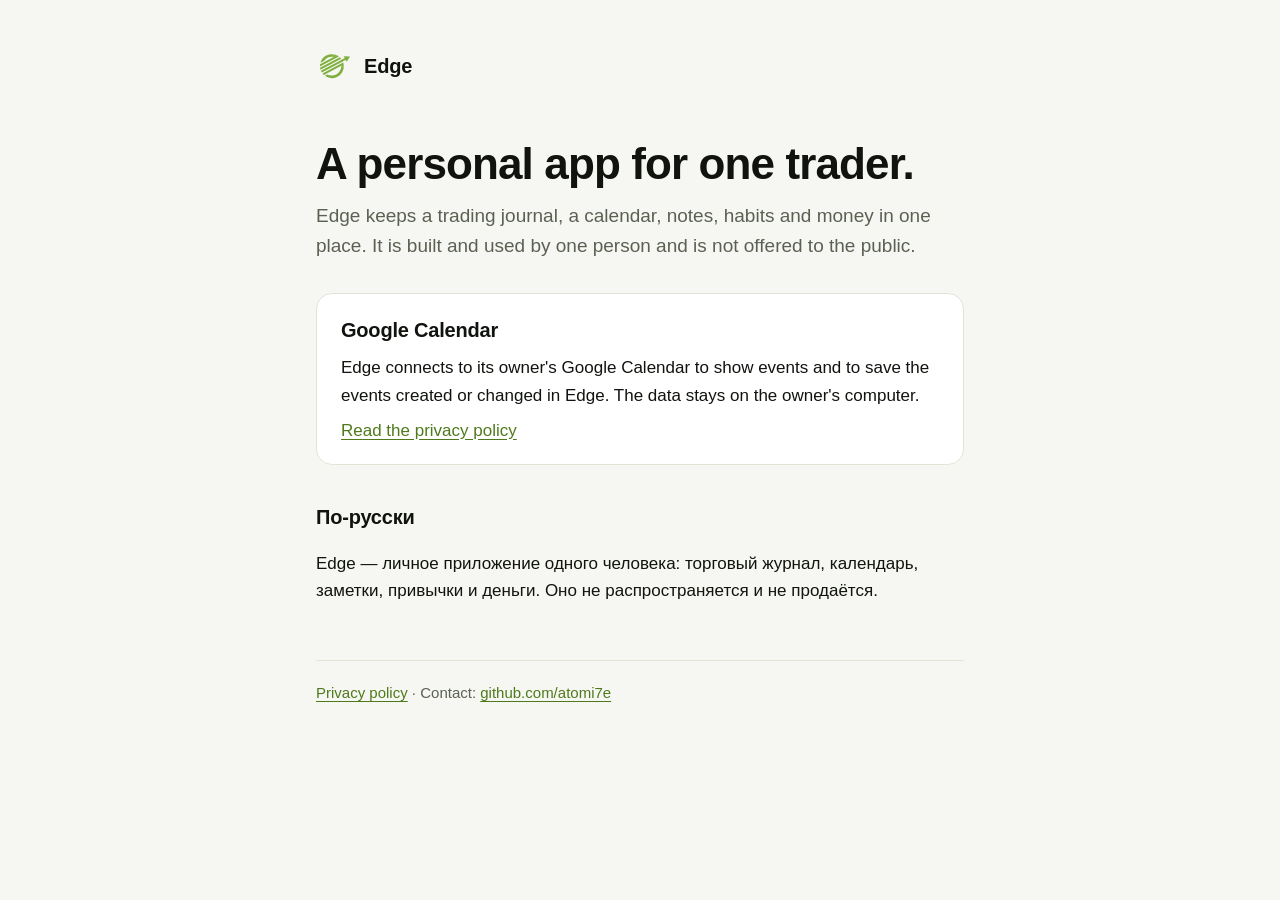
<file: index.html>
<!doctype html>
<html lang="en">
<head>
  <meta charset="utf-8">
  <meta name="viewport" content="width=device-width, initial-scale=1">
  <title>Edge</title>
  <meta name="description" content="Edge is a personal app used by one person. It is not offered to the public.">
  <link rel="icon" href="icon.svg" type="image/svg+xml">
  <link rel="stylesheet" href="style.css">
</head>
<body>
  <main>
    <a class="brand" href="./">
      <svg viewBox="0 0 1024 1024" aria-hidden="true"><g fill="currentColor"><path d="M125.0 420.2A339 339 0 0 1 553.9 192.2L452.6 246.0A269 269 0 0 0 226.3 366.4Z"/><path d="M251.1 789.2A339 339 0 0 0 789.3 503.0L718.3 540.8A269 269 0 0 1 322.2 751.4Z"/><path d="M551.2 191.3A339 339 0 0 1 596.6 209.1L513.3 253.4A269 269 0 0 0 448.4 246.0Z"/><path d="M785.8 465.2A339 339 0 0 1 789.4 505.3L718.0 543.2A269 269 0 0 0 719.1 500.7Z"/><path d="M115.6 462.6L594.4 208.0A339 339 0 0 1 649.9 240.8L111.7 527.0A339 339 0 0 1 115.6 462.6Z"/><path d="M114.9 562.6L677.7 263.4A339 339 0 0 1 716.6 305.0L127.6 618.2A339 339 0 0 1 114.9 562.6Z"/><path d="M139.3 649.3L735.9 332.1A339 339 0 0 1 761.7 380.7L165.1 697.9A339 339 0 0 1 139.3 649.3Z"/><path d="M184.4 725.0L773.4 411.8A339 339 0 0 1 786.1 467.4L223.3 766.6A339 339 0 0 1 184.4 725.0Z"/><path d="M702.5 349.9L826.1 284.2L851.9 332.7L728.3 398.4ZM787.9 233.7L967.9 239.9L872.4 392.6Z"/></g></svg>
      Edge
    </a>

    <h1>A personal app for one trader.</h1>
    <p class="lead">Edge keeps a trading journal, a calendar, notes, habits and money in one place.
      It is built and used by one person and is not offered to the public.</p>

    <section class="card" aria-labelledby="gcal">
      <h2 id="gcal">Google Calendar</h2>
      <p>Edge connects to its owner's Google Calendar to show events and to save the events
        created or changed in Edge. The data stays on the owner's computer.</p>
      <p><a href="privacy.html">Read the privacy policy</a></p>
    </section>

    <section lang="ru" aria-labelledby="ru">
      <h2 id="ru">По-русски</h2>
      <p>Edge — личное приложение одного человека: торговый журнал, календарь, заметки,
        привычки и деньги. Оно не распространяется и не продаётся.</p>
    </section>

    <footer class="muted">
      <a href="privacy.html">Privacy policy</a> · Contact: <a href="https://github.com/atomi7e">github.com/atomi7e</a>
    </footer>
  </main>
</body>
</html>
</file>
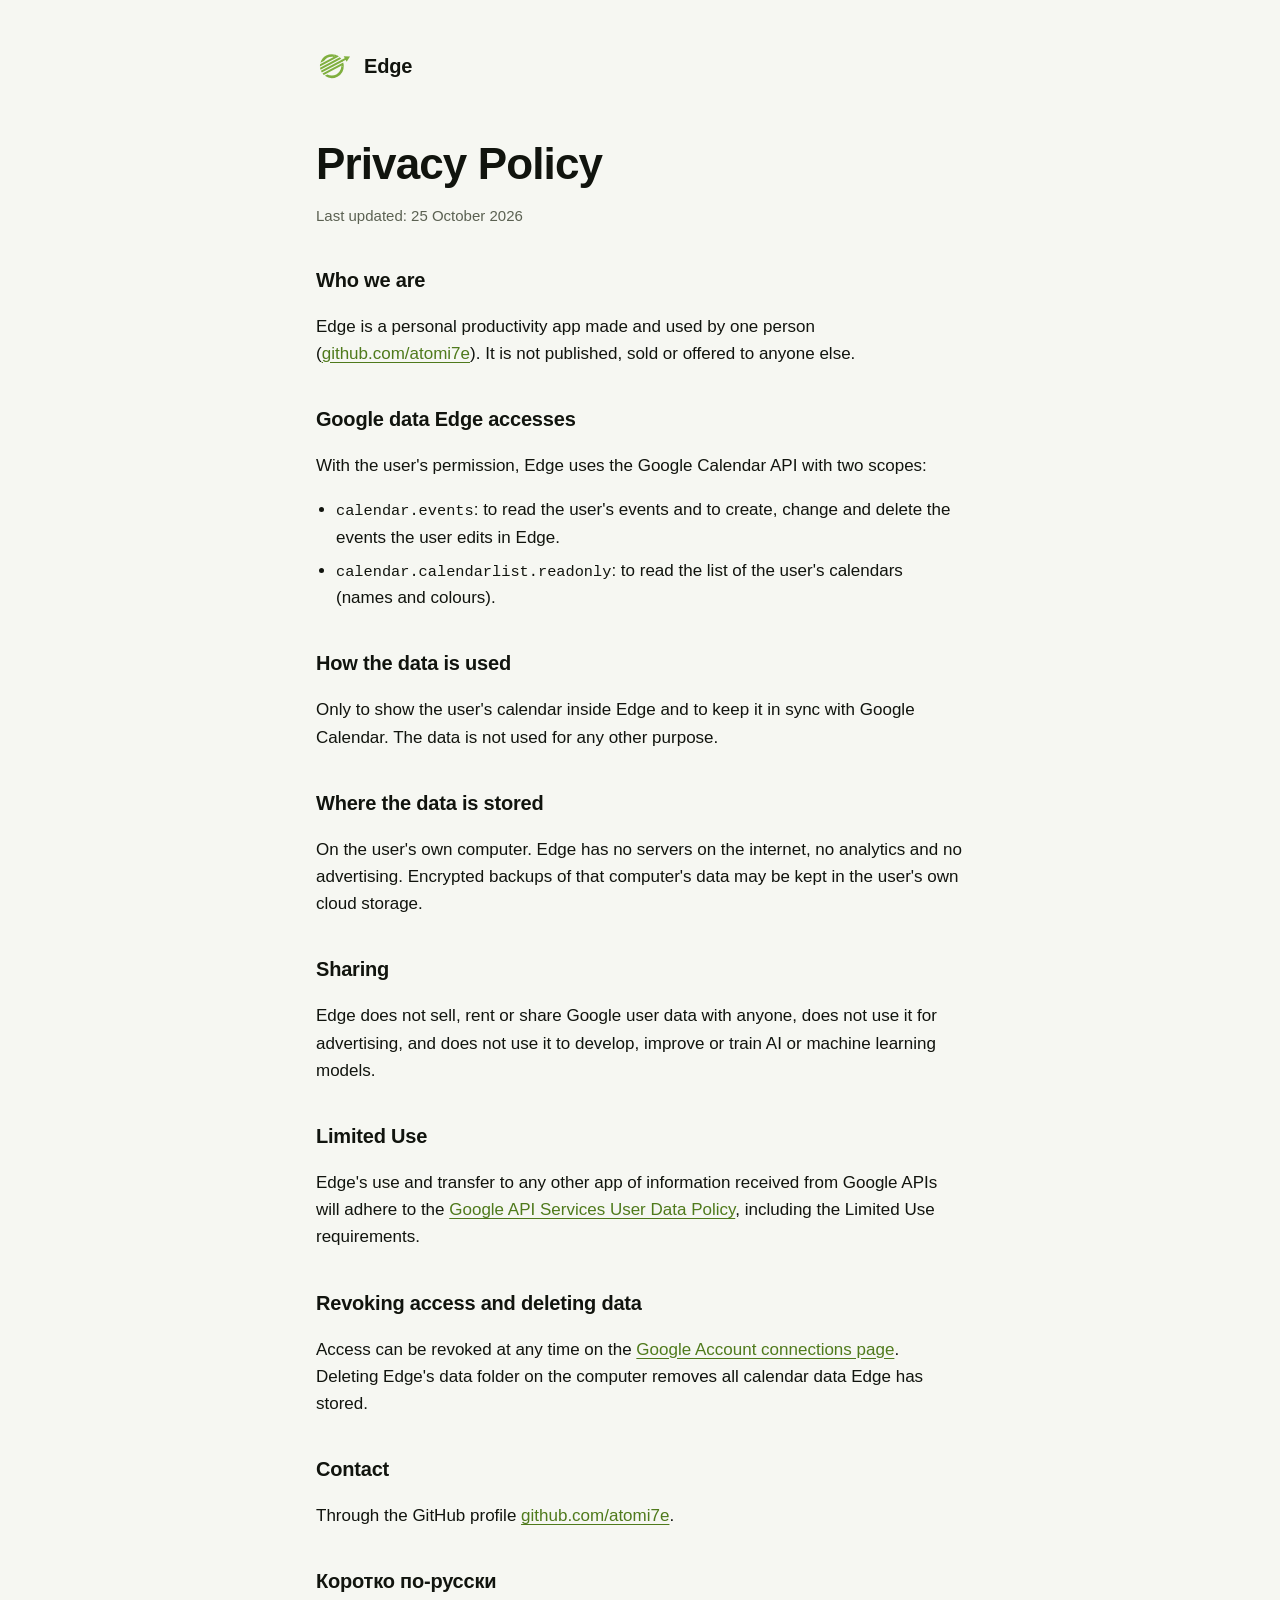
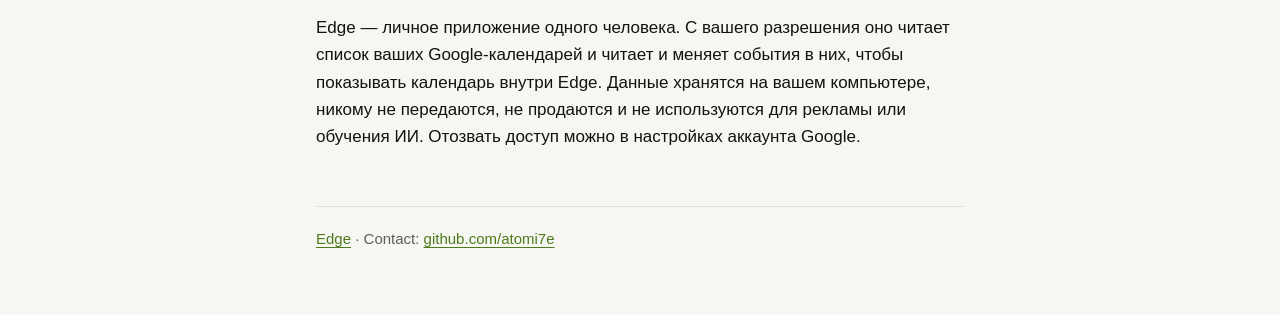
<file: privacy.html>
<!doctype html>
<html lang="en">
<head>
  <meta charset="utf-8">
  <meta name="viewport" content="width=device-width, initial-scale=1">
  <title>Edge Privacy Policy</title>
  <meta name="description" content="How Edge, a personal app, uses Google Calendar data.">
  <link rel="icon" href="icon.svg" type="image/svg+xml">
  <link rel="stylesheet" href="style.css">
</head>
<body>
  <main>
    <a class="brand" href="./">
      <svg viewBox="0 0 1024 1024" aria-hidden="true"><g fill="currentColor"><path d="M125.0 420.2A339 339 0 0 1 553.9 192.2L452.6 246.0A269 269 0 0 0 226.3 366.4Z"/><path d="M251.1 789.2A339 339 0 0 0 789.3 503.0L718.3 540.8A269 269 0 0 1 322.2 751.4Z"/><path d="M551.2 191.3A339 339 0 0 1 596.6 209.1L513.3 253.4A269 269 0 0 0 448.4 246.0Z"/><path d="M785.8 465.2A339 339 0 0 1 789.4 505.3L718.0 543.2A269 269 0 0 0 719.1 500.7Z"/><path d="M115.6 462.6L594.4 208.0A339 339 0 0 1 649.9 240.8L111.7 527.0A339 339 0 0 1 115.6 462.6Z"/><path d="M114.9 562.6L677.7 263.4A339 339 0 0 1 716.6 305.0L127.6 618.2A339 339 0 0 1 114.9 562.6Z"/><path d="M139.3 649.3L735.9 332.1A339 339 0 0 1 761.7 380.7L165.1 697.9A339 339 0 0 1 139.3 649.3Z"/><path d="M184.4 725.0L773.4 411.8A339 339 0 0 1 786.1 467.4L223.3 766.6A339 339 0 0 1 184.4 725.0Z"/><path d="M702.5 349.9L826.1 284.2L851.9 332.7L728.3 398.4ZM787.9 233.7L967.9 239.9L872.4 392.6Z"/></g></svg>
      Edge
    </a>

    <h1>Privacy Policy</h1>
    <p class="muted">Last updated: 25 October 2026</p>

    <h2>Who we are</h2>
    <p>Edge is a personal productivity app made and used by one person
      (<a href="https://github.com/atomi7e">github.com/atomi7e</a>). It is not published,
      sold or offered to anyone else.</p>

    <h2>Google data Edge accesses</h2>
    <p>With the user's permission, Edge uses the Google Calendar API with two scopes:</p>
    <ul>
      <li><code>calendar.events</code>: to read the user's events and to create, change and
        delete the events the user edits in Edge.</li>
      <li><code>calendar.calendarlist.readonly</code>: to read the list of the user's calendars
        (names and colours).</li>
    </ul>

    <h2>How the data is used</h2>
    <p>Only to show the user's calendar inside Edge and to keep it in sync with Google Calendar.
      The data is not used for any other purpose.</p>

    <h2>Where the data is stored</h2>
    <p>On the user's own computer. Edge has no servers on the internet, no analytics and no
      advertising. Encrypted backups of that computer's data may be kept in the user's own cloud
      storage.</p>

    <h2>Sharing</h2>
    <p>Edge does not sell, rent or share Google user data with anyone, does not use it for
      advertising, and does not use it to develop, improve or train AI or machine learning models.</p>

    <h2>Limited Use</h2>
    <p>Edge's use and transfer to any other app of information received from Google APIs will
      adhere to the
      <a href="https://developers.google.com/terms/api-services-user-data-policy">Google API Services User Data Policy</a>,
      including the Limited Use requirements.</p>

    <h2>Revoking access and deleting data</h2>
    <p>Access can be revoked at any time on the
      <a href="https://myaccount.google.com/connections">Google Account connections page</a>.
      Deleting Edge's data folder on the computer removes all calendar data Edge has stored.</p>

    <h2>Contact</h2>
    <p>Through the GitHub profile <a href="https://github.com/atomi7e">github.com/atomi7e</a>.</p>

    <section lang="ru" aria-labelledby="ru">
      <h2 id="ru">Коротко по-русски</h2>
      <p>Edge — личное приложение одного человека. С вашего разрешения оно читает список ваших
        Google-календарей и читает и меняет события в них, чтобы показывать календарь внутри Edge.
        Данные хранятся на вашем компьютере, никому не передаются, не продаются и не используются
        для рекламы или обучения ИИ. Отозвать доступ можно в настройках аккаунта Google.</p>
    </section>

    <footer class="muted">
      <a href="./">Edge</a> · Contact: <a href="https://github.com/atomi7e">github.com/atomi7e</a>
    </footer>
  </main>
</body>
</html>
</file>
<file: style.css>
:root {
  --bg: #F6F7F2;
  --surface: #FFFFFF;
  --text: #11140E;
  --muted: #5B6152;
  --line: #E1E5D8;
  --accent: #4F7A1C;
  --mark: #7FAF3E;
}

@media (prefers-color-scheme: dark) {
  :root {
    --bg: #0B0D0A;
    --surface: #13160F;
    --text: #EEF2E6;
    --muted: #9AA38C;
    --line: #262B1F;
    --accent: #BBDC8E;
    --mark: #A9D06F;
  }
}

* { box-sizing: border-box; }

html { -webkit-text-size-adjust: 100%; }

body {
  margin: 0;
  background: var(--bg);
  color: var(--text);
  font: 17px/1.6 -apple-system, BlinkMacSystemFont, "Segoe UI", Roboto, sans-serif;
}

main {
  max-width: 680px;
  margin: 0 auto;
  padding: 48px 16px 64px;
}

.brand {
  display: inline-flex;
  align-items: center;
  gap: 12px;
  color: var(--text);
  font-size: 20px;
  font-weight: 600;
  letter-spacing: -0.01em;
  text-decoration: none;
}

.brand svg {
  width: 36px;
  height: 36px;
  color: var(--mark);
}

h1 {
  margin: 48px 0 12px;
  font-size: clamp(32px, 7vw, 44px);
  line-height: 1.1;
  letter-spacing: -0.02em;
}

h2 {
  margin: 36px 0 8px;
  font-size: 20px;
  letter-spacing: -0.01em;
}

.card h2 { margin-top: 0; }

.lead {
  margin: 0 0 32px;
  color: var(--muted);
  font-size: 19px;
}

.muted {
  color: var(--muted);
  font-size: 15px;
}

.card {
  margin: 24px 0;
  padding: 20px 24px;
  background: var(--surface);
  border: 1px solid var(--line);
  border-radius: 16px;
}

.card p { margin: 0 0 8px; }
.card p:last-child { margin-bottom: 0; }

ul { padding-left: 20px; }
li + li { margin-top: 6px; }

a {
  color: var(--accent);
  text-underline-offset: 3px;
}

a:hover { text-decoration-thickness: 2px; }

a:focus-visible {
  outline: 2px solid var(--accent);
  outline-offset: 3px;
  border-radius: 4px;
}

code {
  font-family: ui-monospace, Consolas, monospace;
  font-size: 0.9em;
  overflow-wrap: anywhere;
}

footer {
  margin-top: 56px;
  padding-top: 20px;
  border-top: 1px solid var(--line);
}
</file>
